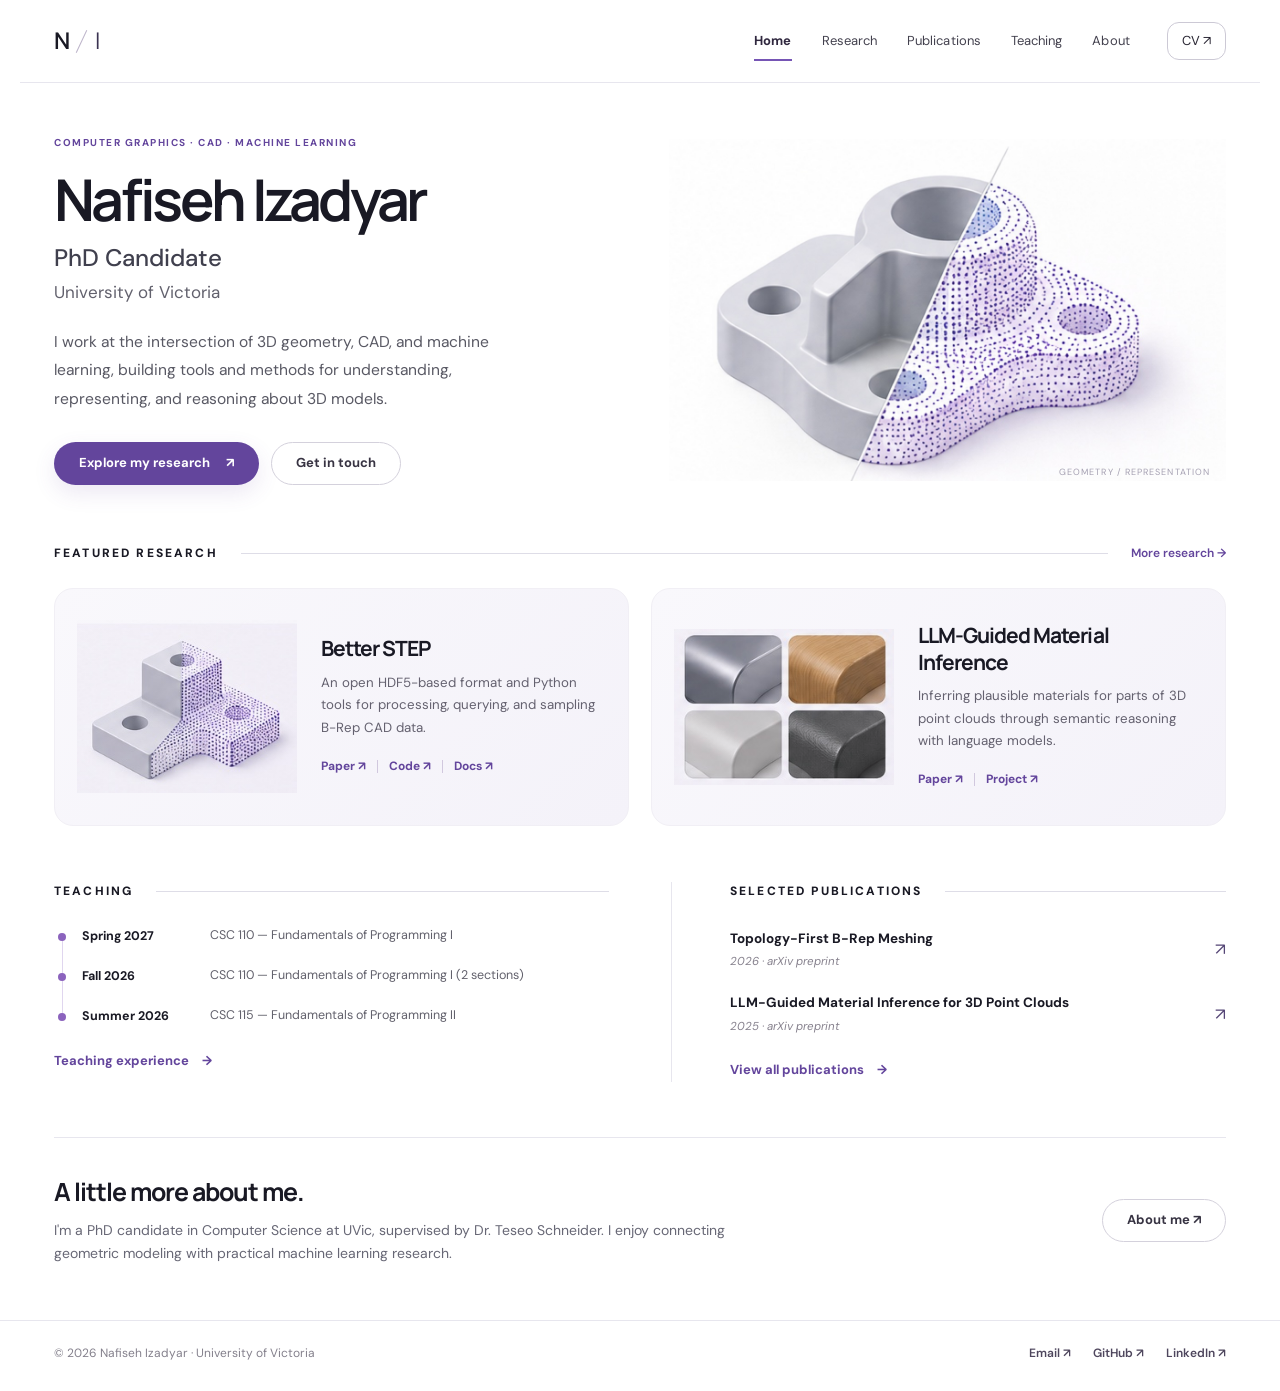
<file: index.html>
<!DOCTYPE html><html lang="en"><head><meta charset="UTF-8"/><meta name="viewport" content="width=device-width,initial-scale=1"/><meta name="theme-color" content="#ffffff"/><meta name="description" content="PhD candidate and Sessional Lecturer at the University of Victoria. Research in computer graphics, CAD, B-Reps and machine learning."/><meta property="og:type" content="website"/><meta property="og:title" content="Nafiseh Izadyar"/><meta property="og:description" content="PhD candidate and Sessional Lecturer at the University of Victoria. Research in computer graphics, CAD, B-Reps and machine learning."/><title>Nafiseh Izadyar</title><link rel="icon" href="assets/favicon.svg" type="image/svg+xml"/><link rel="stylesheet" href="assets/style.css"/></head><body><a class="skip" href="#main">Skip to content</a><header class="site-header"><div class="wrap header-inner"><a class="logo" href="index.html" aria-label="Nafiseh Izadyar homepage"><span>N</span><span class="slash"></span><span class="logo-i">I</span></a><button class="menu-toggle" type="button" aria-label="Toggle navigation" aria-expanded="false" aria-controls="site-nav">☰</button><nav class="nav" id="site-nav" aria-label="Main navigation"><a href="index.html" class=active aria-current=page>Home</a><a href="research.html" >Research</a><a href="publications.html" >Publications</a><a href="teaching.html" >Teaching</a><a href="about.html" >About</a><a class="nav-cv" href="NafisehIzadyar.pdf" target="_blank" rel="noopener noreferrer">CV ↗</a></nav></div></header><main id="main"><div class="wrap"><section class="hero" aria-labelledby="hero-title"><div class="hero-text"><div class="eyebrow">Computer Graphics · CAD · Machine Learning</div><h1 id="hero-title">Nafiseh Izadyar</h1><div class="role">PhD Candidate</div><p class="affiliation">University of Victoria</p><p class="summary">I work at the intersection of 3D geometry, CAD, and machine learning, building tools and methods for understanding, representing, and reasoning about 3D models.</p><div class="hero-actions"><a class="btn btn-primary" href="research.html">Explore my research <span aria-hidden="true">↗</span></a><a class="btn btn-secondary" href="mailto:nizadyar@uvic.ca">Get in touch</a></div></div><div class="hero-art"><img src="assets/hero-geometry.jpg" alt="Conceptual rendering of a CAD component transitioning into a purple point cloud" fetchpriority="high"/><span class="art-caption">Geometry / Representation</span></div></section>
<section class="section" aria-labelledby="featured-title"><div class="section-head"><h2>FEATURED RESEARCH</h2><span class="rule"></span><a class=view-all href=research.html>More research →</a></div><div class="project-grid"><article class="project-card"><div class="project-art"><img src="assets/better-step-illustration.jpg" alt="Technical illustration of a CAD shape and point-cloud sampling" loading="lazy"/></div><div class="project-copy"><h3>Better STEP</h3><p>An open HDF5-based format and Python tools for processing, querying, and sampling B-Rep CAD data.</p><div class="link-row"><a href="https://arxiv.org/abs/2506.05417" target="_blank" rel="noopener noreferrer">Paper ↗</a><span class="sep"></span><a href="https://github.com/better-step/abs" target="_blank" rel="noopener noreferrer">Code ↗</a><span class="sep"></span><a href="https://better-step.github.io/" target="_blank" rel="noopener noreferrer">Docs ↗</a></div></div></article><article class="project-card"><div class="project-art materials"><img src="assets/material-illustration.jpg" alt="Conceptual close-ups of surface appearances and material types" loading="lazy"/></div><div class="project-copy"><h3>LLM-Guided Material Inference</h3><p>Inferring plausible materials for parts of 3D point clouds through semantic reasoning with language models.</p><div class="link-row"><a href="https://arxiv.org/abs/2512.03237" target="_blank" rel="noopener noreferrer">Paper ↗</a><span class="sep"></span><a href="research.html#material-inference">Project ↗</a></div></div></article></div></section>
<div class="two-cols"><section class="lower-panel" aria-labelledby="teaching-title"><div class="section-head"><h2>TEACHING</h2><span class="rule"></span></div><div class="teaching-list"><div class="teach-row"><span class="teach-dot"></span><span class="teach-term">Spring 2027</span><span class="teach-desc">CSC 110 — Fundamentals of Programming I</span></div><div class="teach-row"><span class="teach-dot"></span><span class="teach-term">Fall 2026</span><span class="teach-desc">CSC 110 — Fundamentals of Programming I <span>(2 sections)</span></span></div><div class="teach-row"><span class="teach-dot"></span><span class="teach-term">Summer 2026</span><span class="teach-desc">CSC 115 — Fundamentals of Programming II</span></div></div><a class="inline-more" href="teaching.html">Teaching experience <span aria-hidden="true">→</span></a></section><section class="lower-panel" aria-labelledby="publications-title"><div class="section-head"><h2>SELECTED PUBLICATIONS</h2><span class="rule"></span></div><div class="pub-preview"><a href="https://arxiv.org/abs/2604.02141" target="_blank" rel="noopener noreferrer"><span><strong>Topology-First B-Rep Meshing</strong><small>2026 · arXiv preprint</small></span><span class="arrow" aria-hidden="true">↗</span></a><a href="https://arxiv.org/abs/2512.03237" target="_blank" rel="noopener noreferrer"><span><strong>LLM-Guided Material Inference for 3D Point Clouds</strong><small>2025 · arXiv preprint</small></span><span class="arrow" aria-hidden="true">↗</span></a></div><a class="inline-more" href="publications.html">View all publications <span aria-hidden="true">→</span></a></section></div>
<section class="about-strip"><div><h2>A little more about me.</h2><p>I'm a PhD candidate in Computer Science at UVic, supervised by Dr. Teseo Schneider. I enjoy connecting geometric modeling with practical machine learning research.</p></div><a class="btn btn-secondary" href="about.html">About me ↗</a></section></div></main><footer class="site-footer"><div class="wrap footer-inner"><span>© <span id="current-year">2026</span> Nafiseh Izadyar · University of Victoria</span><div class="footer-links"><a href="mailto:nizadyar@uvic.ca">Email ↗</a><a href="https://github.com/Nafiseh-Izadyar" target="_blank" rel="noopener noreferrer">GitHub ↗</a><a href="https://www.linkedin.com/in/nafiseh-izadyar/" target="_blank" rel="noopener noreferrer">LinkedIn ↗</a></div></div></footer><script src="assets/main.js" defer></script><script>document.getElementById('current-year').textContent=new Date().getFullYear()</script></body></html>
</file>
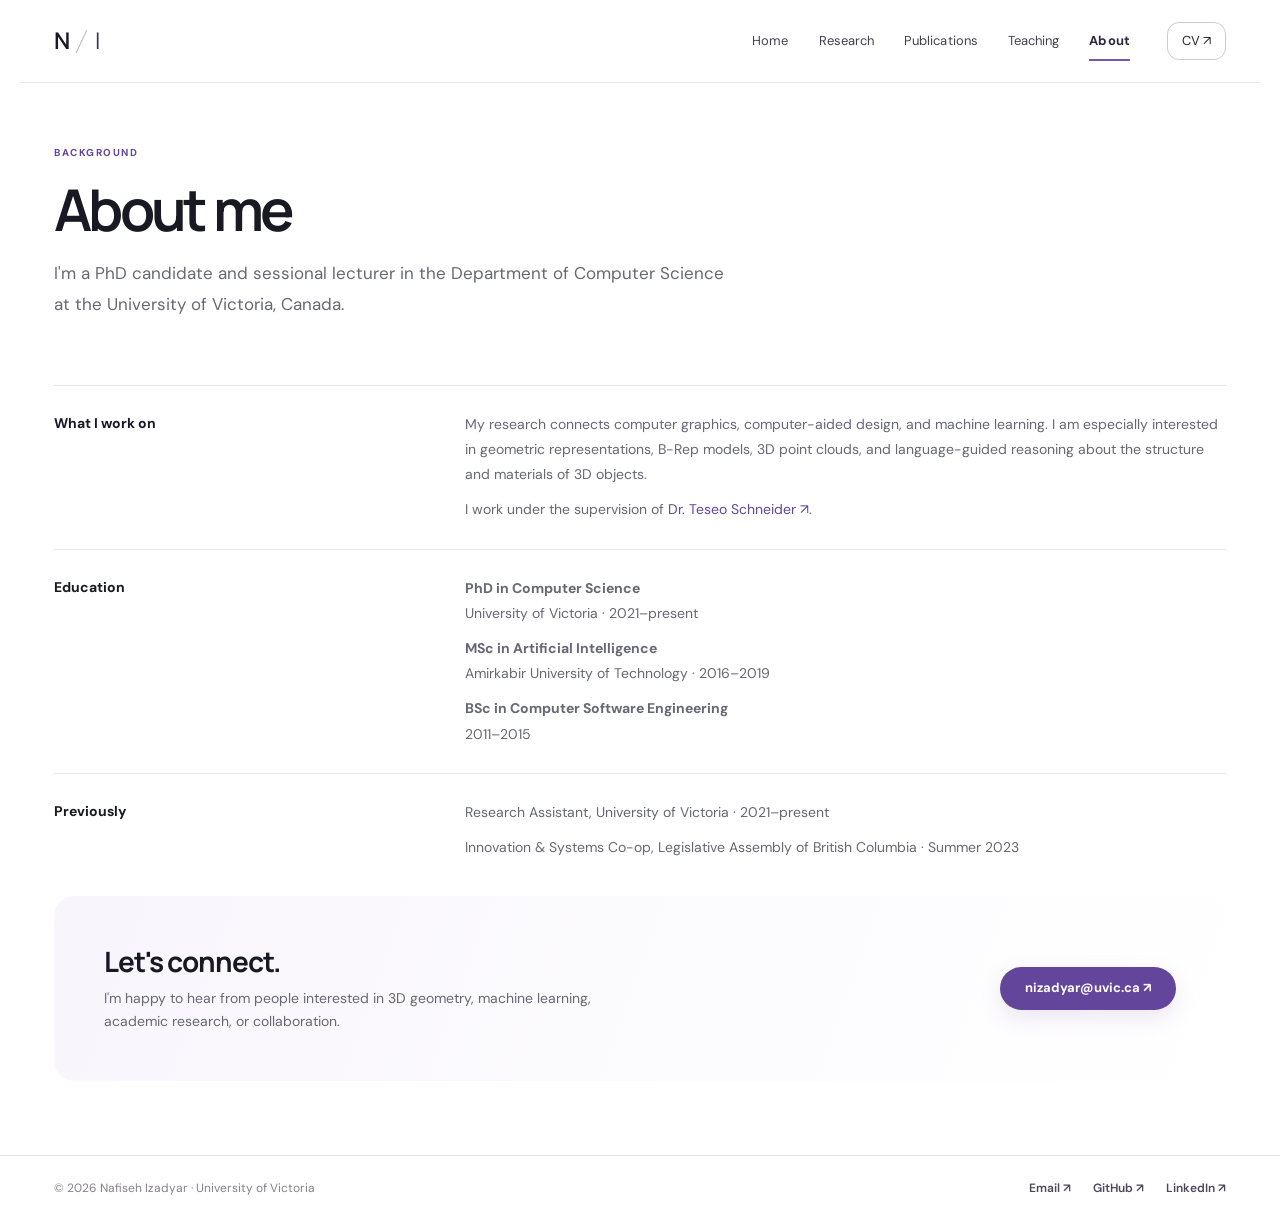
<file: about.html>
<!DOCTYPE html>
<html lang="en">

<head>
    <meta charset="UTF-8" />
    <meta name="viewport" content="width=device-width,initial-scale=1" />
    <meta name="theme-color" content="#ffffff" />
    <meta name="description"
        content="About Nafiseh Izadyar, University of Victoria PhD candidate and Sessional Lecturer." />
    <meta property="og:type" content="website" />
    <meta property="og:title" content="About" />
    <meta property="og:description"
        content="About Nafiseh Izadyar, University of Victoria PhD candidate and Sessional Lecturer." />
    <title>About</title>
    <link rel="icon" href="assets/favicon.svg" type="image/svg+xml" />
    <link rel="stylesheet" href="assets/style.css" />
</head>

<body><a class="skip" href="#main">Skip to content</a>
    <header class="site-header">
        <div class="wrap header-inner"><a class="logo" href="index.html"
                aria-label="Nafiseh Izadyar homepage"><span>N</span><span class="slash"></span><span
                    class="logo-i">I</span></a><button class="menu-toggle" type="button" aria-label="Toggle navigation"
                aria-expanded="false" aria-controls="site-nav">☰</button>
            <nav class="nav" id="site-nav" aria-label="Main navigation"><a href="index.html">Home</a><a
                    href="research.html">Research</a><a href="publications.html">Publications</a><a
                    href="teaching.html">Teaching</a><a href="about.html" class=active aria-current=page>About</a><a
                    class="nav-cv" href="NafisehIzadyar.pdf" target="_blank" rel="noopener noreferrer">CV ↗</a></nav>
        </div>
    </header>
    <main id="main">
        <div class="wrap">
            <div class="page-intro">
                <div class="eyebrow">Background</div>
                <h1>About me</h1>
                <p>I'm a PhD candidate and sessional lecturer in the Department of Computer Science at the University of
                    Victoria, Canada.</p>
            </div>
            <div class="details"><strong>What I work on</strong>
                <div>
                    <p>My research connects computer graphics, computer-aided design, and machine learning. I am
                        especially interested in geometric representations, B-Rep models, 3D point clouds, and
                        language-guided reasoning about the structure and materials of 3D objects.</p>
                    <p>I work under the supervision of <a href="https://web.uvic.ca/~teseo/" target="_blank"
                            rel="noopener noreferrer" style="color:var(--accent)">Dr. Teseo Schneider ↗</a>.</p>
                </div>
            </div>
            <div class="details"><strong>Education</strong>
                <div>
                    <p><b>PhD in Computer Science</b><br />University of Victoria · 2021–present</p>
                    <p><b>MSc in Artificial Intelligence</b><br />Amirkabir University of Technology · 2016–2019</p>
                    <p><b>BSc in Computer Software Engineering</b><br />
                        2011–2015</p>
                </div>
            </div>
            <div class="details"><strong>Previously</strong>
                <div>
                    <p>Research Assistant, University of Victoria · 2021–present</p>
                    <p>Innovation &amp; Systems Co-op, Legislative Assembly of British Columbia · Summer 2023</p>
                </div>
            </div>
            <div class="contact-panel">
                <div>
                    <h2>Let's connect.</h2>
                    <p>I'm happy to hear from people interested in 3D geometry, machine learning, academic research, or
                        collaboration.</p>
                </div><a class="btn btn-primary" href="mailto:nizadyar@uvic.ca">nizadyar@uvic.ca ↗</a>
            </div>
        </div>
    </main>
    <footer class="site-footer">
        <div class="wrap footer-inner"><span>© <span id="current-year">2026</span> Nafiseh Izadyar · University of
                Victoria</span>
            <div class="footer-links"><a href="mailto:nizadyar@uvic.ca">Email ↗</a><a
                    href="https://github.com/Nafiseh-Izadyar" target="_blank" rel="noopener noreferrer">GitHub ↗</a><a
                    href="https://www.linkedin.com/in/nafiseh-izadyar/" target="_blank"
                    rel="noopener noreferrer">LinkedIn ↗</a></div>
        </div>
    </footer>
    <script src="assets/main.js" defer></script>
    <script>document.getElementById('current-year').textContent = new Date().getFullYear()</script>
</body>

</html>
</file>
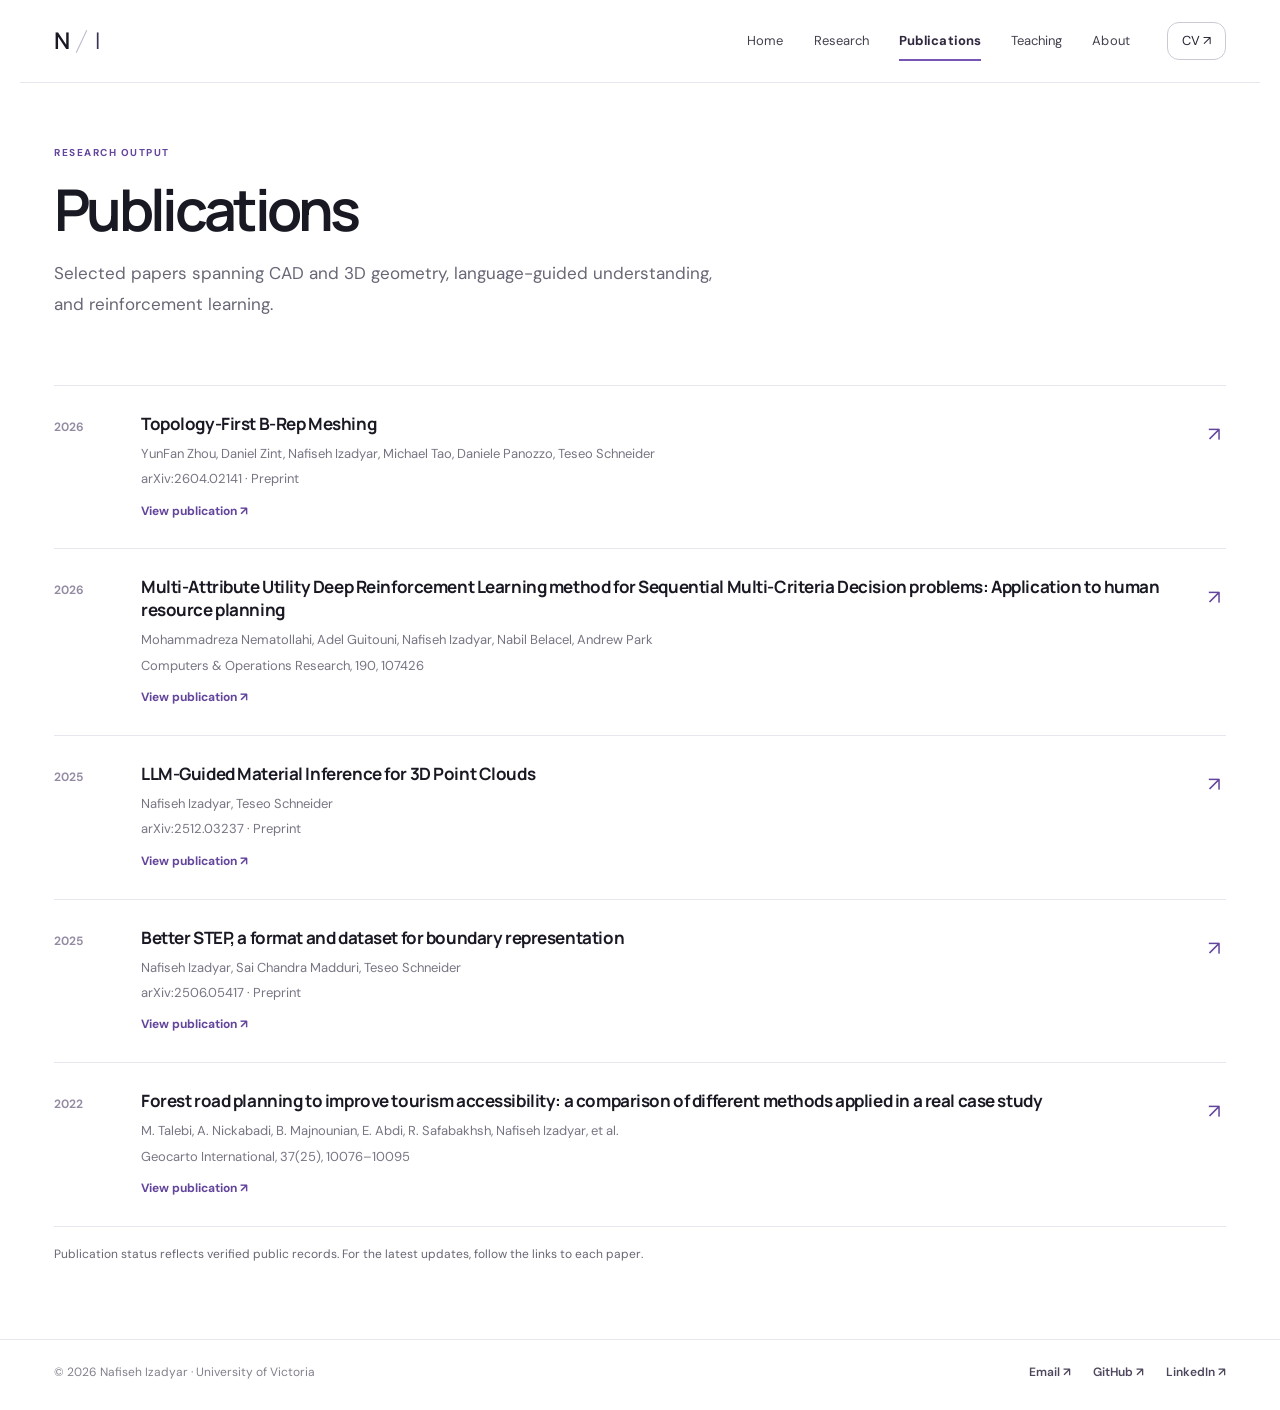
<file: publications.html>
<!DOCTYPE html>
<html lang="en">

<head>
    <meta charset="UTF-8" />
    <meta name="viewport" content="width=device-width,initial-scale=1" />
    <meta name="theme-color" content="#ffffff" />
    <meta name="description"
        content="Research papers and publications by Nafiseh Izadyar, PhD candidate at the University of Victoria." />
    <meta property="og:type" content="website" />
    <meta property="og:title" content="Publications" />
    <meta property="og:description"
        content="Research papers and publications by Nafiseh Izadyar, PhD candidate at the University of Victoria." />
    <title>Publications</title>
    <link rel="icon" href="assets/favicon.svg" type="image/svg+xml" />
    <link rel="stylesheet" href="assets/style.css" />
</head>

<body><a class="skip" href="#main">Skip to content</a>
    <header class="site-header">
        <div class="wrap header-inner"><a class="logo" href="index.html"
                aria-label="Nafiseh Izadyar — homepage"><span>N</span><span class="slash"></span><span
                    class="logo-i">I</span></a><button class="menu-toggle" type="button" aria-label="Toggle navigation"
                aria-expanded="false" aria-controls="site-nav">☰</button>
            <nav class="nav" id="site-nav" aria-label="Main navigation"><a href="index.html">Home</a><a
                    href="research.html">Research</a><a href="publications.html" class=active
                    aria-current=page>Publications</a><a href="teaching.html">Teaching</a><a
                    href="about.html">About</a><a class="nav-cv" href="NafisehIzadyar.pdf" target="_blank"
                    rel="noopener noreferrer">CV ↗</a></nav>
        </div>
    </header>
    <main id="main">
        <div class="wrap">
            <div class="page-intro">
                <div class="eyebrow">Research output</div>
                <h1>Publications</h1>
                <p>Selected papers spanning CAD and 3D geometry, language-guided understanding, and reinforcement
                    learning.</p>
            </div>
            <div class="paper-list">
                <article class="paper-item">
                    <div class="paper-year">2026</div>
                    <div>
                        <h2 class="paper-title">Topology-First B-Rep Meshing</h2>
                        <p class="paper-authors">YunFan Zhou, Daniel Zint, Nafiseh Izadyar, Michael Tao, Daniele
                            Panozzo, Teseo Schneider</p>
                        <p class="paper-venue">arXiv:2604.02141 · Preprint</p>
                        <div class="paper-actions"><a href="https://arxiv.org/abs/2604.02141" target="_blank"
                                rel="noopener noreferrer">View publication ↗</a></div>
                    </div><a class="paper-cta" aria-label="Open Topology-First B-Rep Meshing"
                        href="https://arxiv.org/abs/2604.02141" target="_blank" rel="noopener noreferrer">↗</a>
                </article>
                <article class="paper-item">
                    <div class="paper-year">2026</div>
                    <div>
                        <h2 class="paper-title">Multi-Attribute Utility Deep Reinforcement Learning method for
                            Sequential Multi-Criteria Decision problems: Application to human resource planning</h2>
                        <p class="paper-authors">Mohammadreza Nematollahi, Adel Guitouni, Nafiseh Izadyar, Nabil
                            Belacel, Andrew Park</p>
                        <p class="paper-venue">Computers &amp; Operations Research, 190, 107426</p>
                        <div class="paper-actions"><a href="https://doi.org/10.1016/j.cor.2026.107426" target="_blank"
                                rel="noopener noreferrer">View publication ↗</a></div>
                    </div><a class="paper-cta"
                        aria-label="Open Multi-Attribute Utility Deep Reinforcement Learning method for Sequential Multi-Criteria Decision problems: Application to human resource planning"
                        href="https://doi.org/10.1016/j.cor.2026.107426" target="_blank" rel="noopener noreferrer">↗</a>
                </article>
                <article class="paper-item">
                    <div class="paper-year">2025</div>
                    <div>
                        <h2 class="paper-title">LLM-Guided Material Inference for 3D Point Clouds</h2>
                        <p class="paper-authors">Nafiseh Izadyar, Teseo Schneider</p>
                        <p class="paper-venue">arXiv:2512.03237 · Preprint</p>
                        <div class="paper-actions"><a href="https://arxiv.org/abs/2512.03237" target="_blank"
                                rel="noopener noreferrer">View publication ↗</a></div>
                    </div><a class="paper-cta" aria-label="Open LLM-Guided Material Inference for 3D Point Clouds"
                        href="https://arxiv.org/abs/2512.03237" target="_blank" rel="noopener noreferrer">↗</a>
                </article>
                <article class="paper-item">
                    <div class="paper-year">2025</div>
                    <div>
                        <h2 class="paper-title">Better STEP, a format and dataset for boundary representation</h2>
                        <p class="paper-authors">Nafiseh Izadyar, Sai Chandra Madduri, Teseo Schneider</p>
                        <p class="paper-venue">arXiv:2506.05417 · Preprint</p>
                        <div class="paper-actions"><a href="https://arxiv.org/abs/2506.05417" target="_blank"
                                rel="noopener noreferrer">View publication ↗</a></div>
                    </div><a class="paper-cta"
                        aria-label="Open Better STEP, a format and dataset for boundary representation"
                        href="https://arxiv.org/abs/2506.05417" target="_blank" rel="noopener noreferrer">↗</a>
                </article>
                <article class="paper-item">
                    <div class="paper-year">2022</div>
                    <div>
                        <h2 class="paper-title">Forest road planning to improve tourism accessibility: a comparison of
                            different methods applied in a real case study</h2>
                        <p class="paper-authors">M. Talebi, A. Nickabadi, B. Majnounian, E. Abdi, R. Safabakhsh, Nafiseh
                            Izadyar, et al.</p>
                        <p class="paper-venue">Geocarto International, 37(25), 10076–10095</p>
                        <div class="paper-actions"><a href="https://doi.org/10.1080/10106049.2022.2032389"
                                target="_blank" rel="noopener noreferrer">View publication ↗</a></div>
                    </div><a class="paper-cta"
                        aria-label="Open Forest road planning to improve tourism accessibility: a comparison of different methods applied in a real case study"
                        href="https://doi.org/10.1080/10106049.2022.2032389" target="_blank"
                        rel="noopener noreferrer">↗</a>
                </article>
            </div>
            <p class="publications-note">Publication status reflects verified public records. For the latest updates,
                follow the links to each paper.</p>
            <div style="height:74px"></div>
        </div>
    </main>
    <footer class="site-footer">
        <div class="wrap footer-inner"><span>© <span id="current-year">2026</span> Nafiseh Izadyar · University of
                Victoria</span>
            <div class="footer-links"><a href="mailto:nizadyar@uvic.ca">Email ↗</a><a
                    href="https://github.com/Nafiseh-Izadyar" target="_blank" rel="noopener noreferrer">GitHub ↗</a><a
                    href="https://www.linkedin.com/in/nafiseh-izadyar/" target="_blank"
                    rel="noopener noreferrer">LinkedIn ↗</a></div>
        </div>
    </footer>
    <script src="assets/main.js" defer></script>
    <script>document.getElementById('current-year').textContent = new Date().getFullYear()</script>
</body>

</html>
</file>
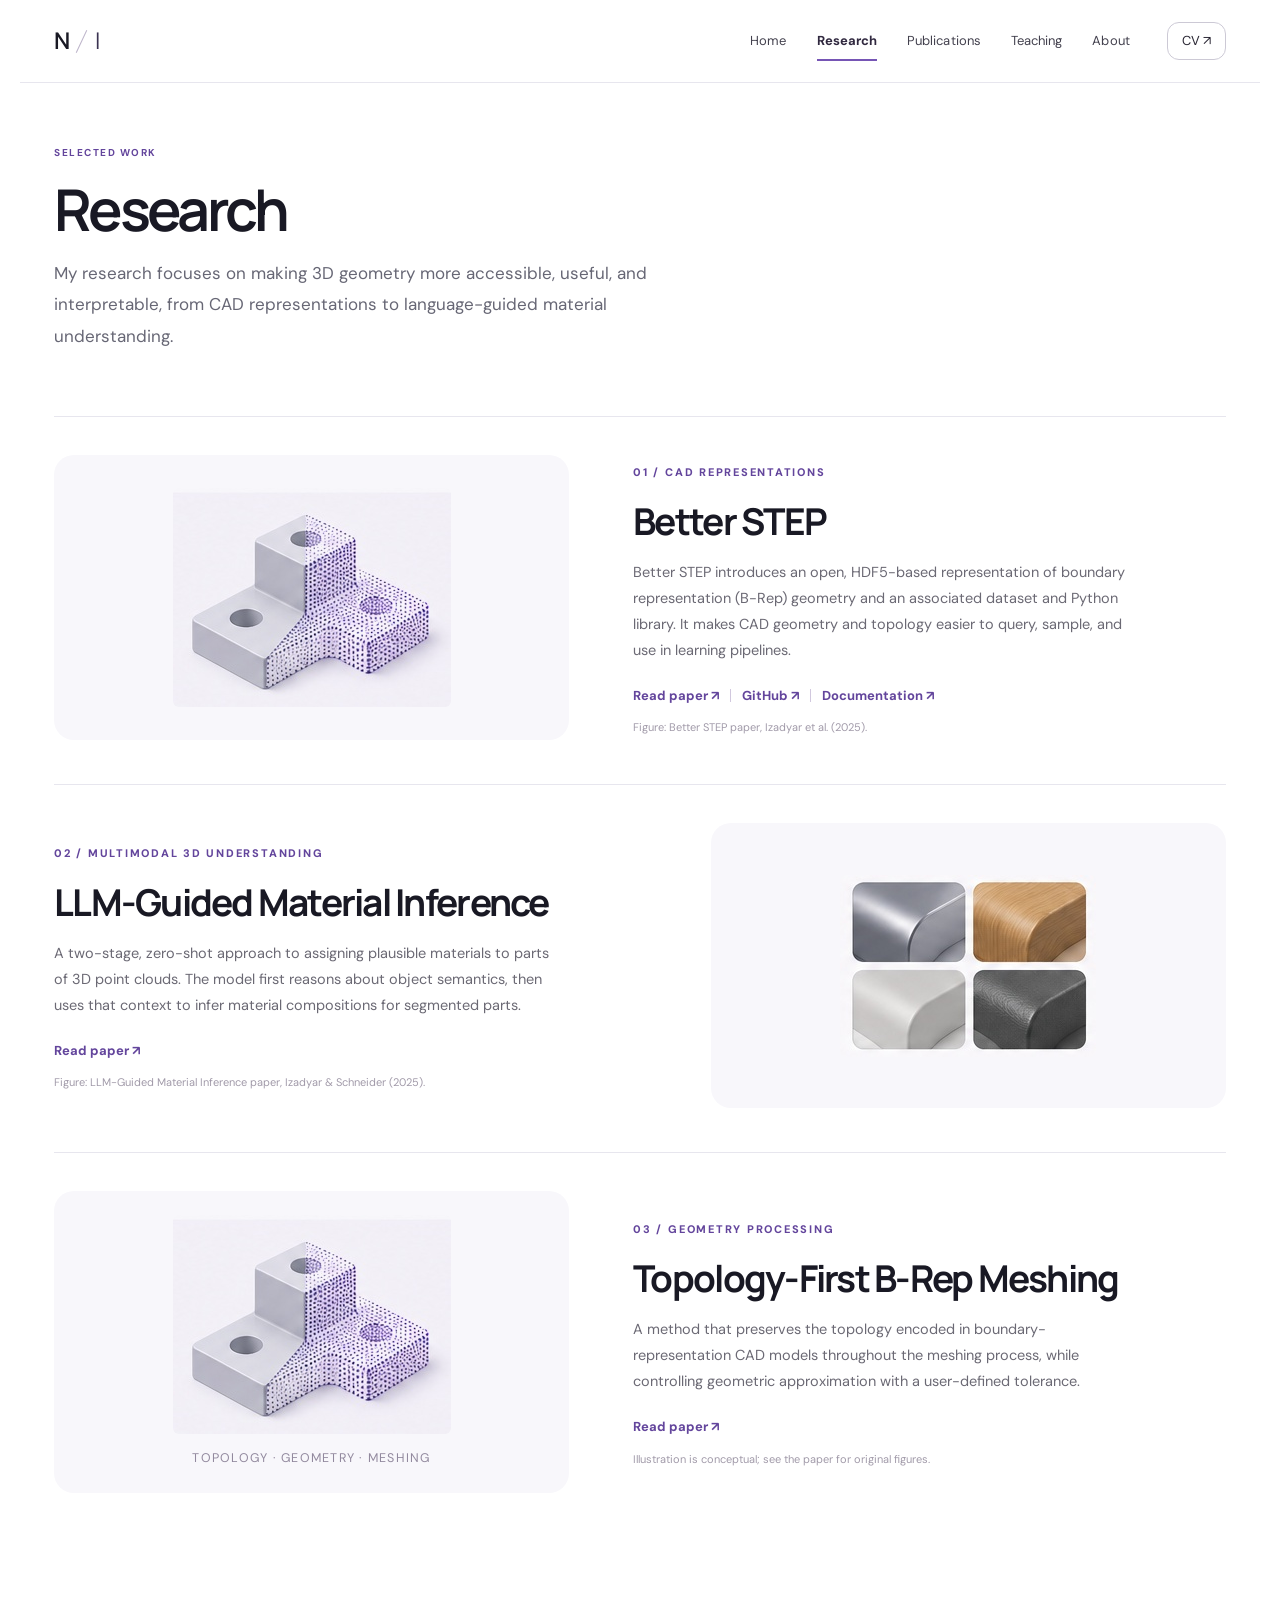
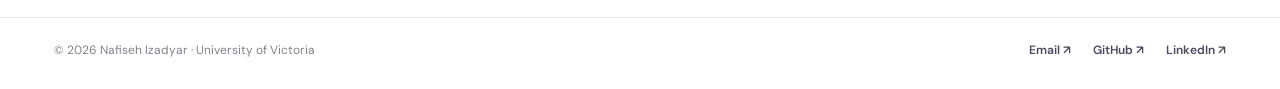
<file: research.html>
<!DOCTYPE html>
<html lang="en">

<head>
    <meta charset="UTF-8" />
    <meta name="viewport" content="width=device-width,initial-scale=1" />
    <meta name="theme-color" content="#ffffff" />
    <meta name="description"
        content="Selected research in B-Rep CAD geometry, point clouds, topology-aware meshing, and LLM-guided material inference." />
    <meta property="og:type" content="website" />
    <meta property="og:title" content="Research" />
    <meta property="og:description"
        content="Selected research in B-Rep CAD geometry, point clouds, topology-aware meshing, and LLM-guided material inference." />
    <title>Research</title>
    <link rel="icon" href="assets/favicon.svg" type="image/svg+xml" />
    <link rel="stylesheet" href="assets/style.css" />
</head>

<body><a class="skip" href="#main">Skip to content</a>
    <header class="site-header">
        <div class="wrap header-inner"><a class="logo" href="index.html"
                aria-label="Nafiseh Izadyar homepage"><span>N</span><span class="slash"></span><span
                    class="logo-i">I</span></a><button class="menu-toggle" type="button" aria-label="Toggle navigation"
                aria-expanded="false" aria-controls="site-nav">☰</button>
            <nav class="nav" id="site-nav" aria-label="Main navigation"><a href="index.html">Home</a><a
                    href="research.html" class=active aria-current=page>Research</a><a
                    href="publications.html">Publications</a><a href="teaching.html">Teaching</a><a
                    href="about.html">About</a><a class="nav-cv" href="NafisehIzadyar.pdf" target="_blank"
                    rel="noopener noreferrer">CV ↗</a></nav>
        </div>
    </header>
    <main id="main">
        <div class="wrap">
            <div class="page-intro">
                <div class="eyebrow">Selected work</div>
                <h1>Research</h1>
                <p>My research focuses on making 3D geometry more accessible, useful, and interpretable, from CAD
                    representations to language-guided material understanding.</p>
            </div>
            <div class="editorial">
                <article class="feature-block" id="better-step">
                    <div class="feature-visual"><img class="papers"
                            src="https://arxiv.org/html/2506.05417v1/figs/teaser.png"
                            onerror="this.onerror=null;this.src='assets/better-step-illustration.jpg'"
                            alt="Point cloud samples of diverse CAD models from Figure 1 of the Better STEP paper"
                            loading="lazy" /></div>
                    <div class="feature-copy"><span class="kicker">01 / CAD representations</span>
                        <h2>Better STEP</h2>
                        <p>Better STEP introduces an open, HDF5-based representation of boundary representation (B-Rep)
                            geometry and an associated dataset and Python library. It makes CAD geometry and topology
                            easier to query, sample, and use in learning pipelines.</p>
                        <div class="link-row"><a href="https://arxiv.org/abs/2506.05417" target="_blank"
                                rel="noopener noreferrer">Read paper ↗</a><span class="sep"></span><a
                                href="https://github.com/better-step/abs" target="_blank"
                                rel="noopener noreferrer">GitHub ↗</a><span class="sep"></span><a
                                href="https://better-step.github.io/" target="_blank"
                                rel="noopener noreferrer">Documentation ↗</a></div>
                        <div class="mini-note">Figure: Better STEP paper, Izadyar et al. (2025).</div>
                    </div>
                </article>
                <article class="feature-block reverse" id="material-inference">
                    <div class="feature-visual"><img src="https://arxiv.org/html/2512.03237v1/Untitled-2.png"
                            onerror="this.onerror=null;this.src='assets/material-illustration.jpg'"
                            alt="Two material assignments for a 3D cooking pot, as shown in the LLM-Guided Material Inference paper"
                            loading="lazy" /></div>
                    <div class="feature-copy"><span class="kicker">02 / Multimodal 3D understanding</span>
                        <h2>LLM-Guided Material Inference</h2>
                        <p>A two-stage, zero-shot approach to assigning plausible materials to parts of 3D point clouds.
                            The model first reasons about object semantics, then uses that context to infer material
                            compositions for segmented parts.</p>
                        <div class="link-row"><a href="https://arxiv.org/abs/2512.03237" target="_blank"
                                rel="noopener noreferrer">Read paper ↗</a></div>
                        <div class="mini-note">Figure: LLM-Guided Material Inference paper, Izadyar &amp; Schneider
                            (2025).</div>
                    </div>
                </article>
                <article class="feature-block" id="topology">
                    <div class="feature-visual">
                        <div style="width:100%;display:flex;flex-direction:column;align-items:center;gap:14px"><img
                                class="papers" src="assets/better-step-illustration.jpg"
                                alt="Conceptual illustration of a CAD model" style="max-width:290px" /><small
                                style="color:#92899e;text-align:center;letter-spacing:.1em">TOPOLOGY · GEOMETRY ·
                                MESHING</small></div>
                    </div>
                    <div class="feature-copy"><span class="kicker">03 / Geometry processing</span>
                        <h2>Topology-First B-Rep Meshing</h2>
                        <p>A method that preserves the topology encoded in boundary-representation CAD models throughout
                            the meshing process, while controlling geometric approximation with a user-defined
                            tolerance.</p>
                        <div class="link-row"><a href="https://arxiv.org/abs/2604.02141" target="_blank"
                                rel="noopener noreferrer">Read paper ↗</a></div>
                        <div class="mini-note">Illustration is conceptual; see the paper for original figures.</div>
                    </div>
                </article>
            </div>
        </div>
    </main>
    <footer class="site-footer">
        <div class="wrap footer-inner"><span>© <span id="current-year">2026</span> Nafiseh Izadyar · University of
                Victoria</span>
            <div class="footer-links"><a href="mailto:nizadyar@uvic.ca">Email ↗</a><a
                    href="https://github.com/Nafiseh-Izadyar" target="_blank" rel="noopener noreferrer">GitHub ↗</a><a
                    href="https://www.linkedin.com/in/nafiseh-izadyar/" target="_blank"
                    rel="noopener noreferrer">LinkedIn ↗</a></div>
        </div>
    </footer>
    <script src="assets/main.js" defer></script>
    <script>document.getElementById('current-year').textContent = new Date().getFullYear()</script>
</body>

</html>
</file>
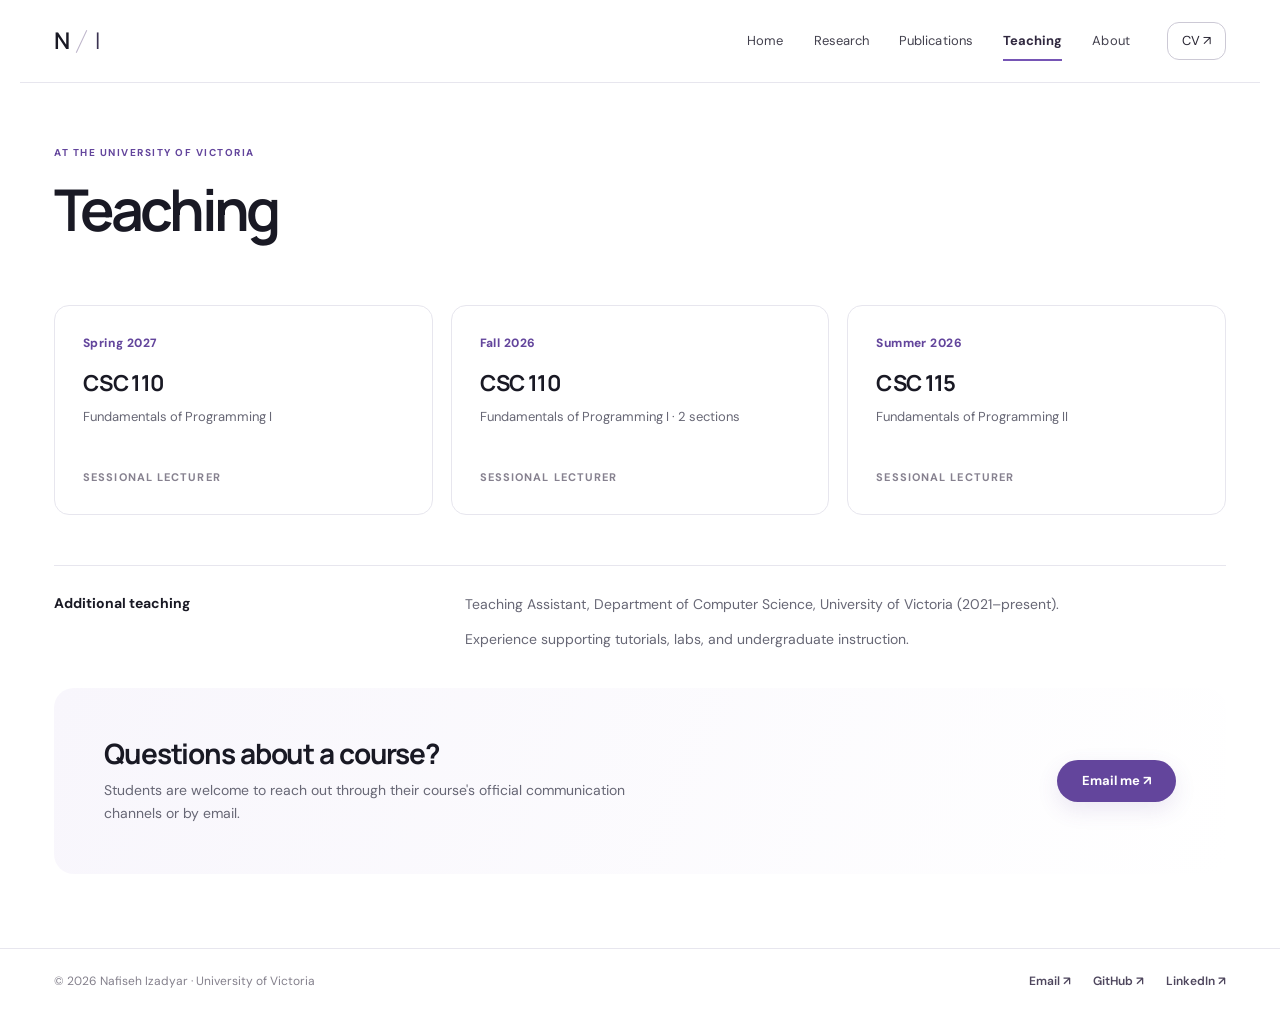
<file: teaching.html>
<!DOCTYPE html>
<html lang="en">

<head>
    <meta charset="UTF-8" />
    <meta name="viewport" content="width=device-width,initial-scale=1" />
    <meta name="theme-color" content="#ffffff" />
    <meta name="description" content="CSC 110 and CSC 115 teaching appointments at the University of Victoria." />
    <meta property="og:type" content="website" />
    <meta property="og:title" content="Teaching" />
    <meta property="og:description"
        content="CSC 110 and CSC 115 teaching appointments at the University of Victoria." />
    <title>Teaching</title>
    <link rel="icon" href="assets/favicon.svg" type="image/svg+xml" />
    <link rel="stylesheet" href="assets/style.css" />
</head>

<body><a class="skip" href="#main">Skip to content</a>
    <header class="site-header">
        <div class="wrap header-inner"><a class="logo" href="index.html"
                aria-label="Nafiseh Izadyar homepage"><span>N</span><span class="slash"></span><span
                    class="logo-i">I</span></a><button class="menu-toggle" type="button" aria-label="Toggle navigation"
                aria-expanded="false" aria-controls="site-nav">☰</button>
            <nav class="nav" id="site-nav" aria-label="Main navigation"><a href="index.html">Home</a><a
                    href="research.html">Research</a><a href="publications.html">Publications</a><a href="teaching.html"
                    class=active aria-current=page>Teaching</a><a href="about.html">About</a><a class="nav-cv"
                    href="NafisehIzadyar.pdf" target="_blank" rel="noopener noreferrer">CV ↗</a></nav>
        </div>
    </header>
    <main id="main">
        <div class="wrap">
            <div class="page-intro">
                <div class="eyebrow">At the University of Victoria</div>
                <h1>Teaching</h1>
                <p></p>
            </div>
            <div class="course-grid">
                <article class="course"><span class="term">Spring 2027</span>
                    <h2>CSC 110</h2>
                    <p>Fundamentals of Programming I</p><span class="role-small">Sessional Lecturer</span>
                </article>
                <article class="course"><span class="term">Fall 2026</span>
                    <h2>CSC 110</h2>
                    <p>Fundamentals of Programming I · 2 sections</p><span class="role-small">Sessional Lecturer</span>
                </article>
                <article class="course"><span class="term">Summer 2026</span>
                    <h2>CSC 115</h2>
                    <p>Fundamentals of Programming II</p><span class="role-small">Sessional Lecturer</span>
                </article>
            </div>
            <div class="details"><strong>Additional teaching</strong>
                <div>
                    <p>Teaching Assistant, Department of Computer Science, University of Victoria (2021–present).</p>
                    <p>Experience supporting tutorials, labs, and undergraduate instruction.</p>
                </div>
            </div>
            <div class="contact-panel">
                <div>
                    <h2>Questions about a course?</h2>
                    <p>Students are welcome to reach out through their course's official communication channels or by
                        email.</p>
                </div><a class="btn btn-primary" href="mailto:nizadyar@uvic.ca">Email me ↗</a>
            </div>
        </div>
    </main>
    <footer class="site-footer">
        <div class="wrap footer-inner"><span>© <span id="current-year">2026</span> Nafiseh Izadyar · University of
                Victoria</span>
            <div class="footer-links"><a href="mailto:nizadyar@uvic.ca">Email ↗</a><a
                    href="https://github.com/Nafiseh-Izadyar" target="_blank" rel="noopener noreferrer">GitHub ↗</a><a
                    href="https://www.linkedin.com/in/nafiseh-izadyar/" target="_blank"
                    rel="noopener noreferrer">LinkedIn ↗</a></div>
        </div>
    </footer>
    <script src="assets/main.js" defer></script>
    <script>document.getElementById('current-year').textContent = new Date().getFullYear()</script>
</body>

</html>
</file>
<file: assets/style.css>
@import url('https://fonts.googleapis.com/css2?family=DM+Sans:wght@400;450;500;550;600;650;700&family=Manrope:wght@400;500;600;650;700;800&display=swap');
:root{--ink:#191924;--muted:#676775;--quiet:#8a8896;--line:#e7e6ee;--wash:#f8f7fb;--accent:#63459c;--accent-strong:#553884;--accent-wash:#f3eff9;--max:1240px;scroll-behavior:smooth}
*,*::before,*::after{box-sizing:border-box}html{scroll-padding-top:100px}body{margin:0;background:#fff;color:var(--ink);font-family:'DM Sans',-apple-system,BlinkMacSystemFont,'Segoe UI',sans-serif;-webkit-font-smoothing:antialiased;font-size:15px;line-height:1.65}button,input{font:inherit}a{color:inherit;text-decoration:none}img{max-width:100%;display:block}::selection{background:#e1d7f2}a:focus-visible,button:focus-visible{outline:3px solid #9a7dd1;outline-offset:4px;border-radius:5px}.wrap{max-width:var(--max);margin:0 auto;padding:0 34px}.skip{position:absolute;left:-999px;top:10px;z-index:100;background:#fff;padding:8px 14px}.skip:focus{left:15px}.site-header{background:rgba(255,255,255,.96);position:sticky;top:0;z-index:30;backdrop-filter:blur(18px)}.header-inner{display:flex;align-items:center;justify-content:space-between;min-height:83px;border-bottom:1px solid var(--line)}.logo{font-family:'Manrope',sans-serif;font-size:23px;letter-spacing:-.09em;font-weight:600;white-space:nowrap;display:inline-flex;align-items:center;gap:13px}.logo .slash{height:25px;width:1px;transform:rotate(25deg);background:#bdb4ca;display:block}.logo .logo-i{font-weight:400;color:#3b3352}.nav{display:flex;align-items:center;gap:30px}.nav a{font-size:13px;letter-spacing:.005em;color:#43414e;position:relative;padding:9px 0;white-space:nowrap}.nav a:not(.nav-cv):hover{color:var(--accent)}.nav a.active:not(.nav-cv){font-weight:700;color:#30283f}.nav a.active:not(.nav-cv)::after{content:'';position:absolute;bottom:0;height:2px;background:#7655b5;left:0;right:0}.nav .nav-cv{border:1px solid #ccc9d5;padding:7px 14px;border-radius:12px;margin-left:7px;color:#282532}.nav .nav-cv:hover{border-color:var(--accent);color:var(--accent)}.menu-toggle{display:none;border:1px solid var(--line);border-radius:10px;background:white;color:var(--ink);padding:8px 13px;font-size:22px;line-height:1}
.hero{display:grid;grid-template-columns: 1.03fr .97fr;align-items:center;min-height:444px;gap:24px;padding-top:52px;padding-bottom:42px}.eyebrow{color:var(--accent);font-weight:700;letter-spacing:.15em;font-size:10px;text-transform:uppercase}.hero h1,.page-intro h1{font-family:'Manrope',sans-serif;font-size:clamp(41px,4.5vw,65px);font-weight:650;line-height:1.12;letter-spacing:-.064em;margin:15px 0 10px}.hero .role{font-size:clamp(18px,2vw,24px);font-weight:500;color:#40404e;line-height:1.4}.hero .affiliation{font-size:17px;color:#62616d;margin:3px 0 22px}.hero .summary{max-width:492px;color:#595964;line-height:1.85;font-size:15.6px}.hero-actions{display:flex;gap:12px;align-items:center;flex-wrap:wrap;margin-top:28px}.btn{display:inline-flex;align-items:center;gap:16px;font-size:13px;font-weight:700;padding:12px 24px;border-radius:999px;transition:transform .2s ease,background .2s ease,border .2s ease;border:1px solid transparent;line-height:1.3}.btn:hover{transform:translateY(-2px)}.btn-primary{background:var(--accent);color:#fff;box-shadow:0 8px 22px rgba(96,64,153,.12)}.btn-primary:hover{background:var(--accent-strong)}.btn-secondary{border-color:#d4d1dc;color:#383443;background:#fff}.btn-secondary:hover{border-color:var(--accent)}.hero-art{min-height:348px;position:relative;display:flex;align-items:center;justify-content:center}.hero-art img{width:100%;max-width:680px;mix-blend-mode:multiply}.art-caption{position:absolute;bottom:4px;right:16px;color:#a5a0b2;letter-spacing:.12em;text-transform:uppercase;font-size:9px}.section{padding:17px 0 56px}.section-head{display:flex;gap:23px;align-items:center;margin-bottom:24px}.section-head h2{font-size:12px;letter-spacing:.18em;white-space:nowrap;margin:0;font-weight:800}.section-head .rule{border-top:1px solid #dedde7;height:1px;flex:1}.section-head .view-all{font-size:12px;font-weight:600;color:var(--accent);white-space:nowrap}.section-head .view-all:hover{text-decoration:underline}.project-grid{display:grid;grid-template-columns:1fr 1fr;gap:22px}.project-card{background:linear-gradient(135deg,#f9f8fc,#f4f2f9);border:1px solid #f1eff5;border-radius:19px;overflow:hidden;display:grid;grid-template-columns:46% 54%;min-height:230px;transition:transform .25s,box-shadow .25s}.project-card:hover{transform:translateY(-3px);box-shadow:0 16px 34px rgba(55,36,75,.065)}.project-art{display:flex;align-items:center;justify-content:center;padding:22px;min-width:0}.project-art img{width:100%;height:192px;object-fit:contain;mix-blend-mode:multiply}.project-art.materials img{height:175px;object-fit:contain;border-radius:10px}.project-copy{display:flex;flex-direction:column;align-items:flex-start;justify-content:center;padding:25px 25px 27px 2px}.project-copy h3{font-family:'Manrope',sans-serif;font-size:21px;letter-spacing:-.045em;line-height:1.26;margin:0 0 10px;font-weight:700}.project-copy p{font-size:13.3px;line-height:1.7;color:#64616f;margin:0 0 17px}.link-row{display:flex;align-items:center;flex-wrap:wrap;gap:11px;color:var(--accent);font-weight:700;font-size:12px}.link-row a:hover{text-decoration:underline}.link-row .sep{width:1px;height:13px;background:#d1c8de}.two-cols{display:grid;grid-template-columns:1fr 1fr;gap:62px;padding-bottom:55px}.lower-panel{min-width:0}.lower-panel + .lower-panel{border-left:1px solid var(--line);padding-left:58px}.teaching-list{display:grid;gap:18px;position:relative;margin:10px 0 0 4px}.teaching-list::before{content:'';position:absolute;left:4px;top:12px;bottom:12px;width:1px;background:#e0d6ef}.teach-row{display:grid;grid-template-columns:10px 114px 1fr;gap:14px;align-items:start}.teach-dot{width:8px;height:8px;border-radius:50%;background:#8b63bd;margin:7px 0;position:relative;z-index:1}.teach-term{font-weight:700;font-size:12.5px}.teach-desc{color:#62616c;font-size:12.5px;line-height:1.5}.pub-preview{display:grid;gap:18px;margin-top:7px}.pub-preview a{display:flex;align-items:center;justify-content:space-between;gap:20px}.pub-preview strong{font-size:13.5px;font-weight:700}.pub-preview small{color:#87828e;font-size:11.5px;display:block;font-style:italic;margin-top:3px}.pub-preview .arrow{font-size:17px;color:#554676}.pub-preview a:hover strong{color:var(--accent)}.inline-more{display:inline-flex;gap:13px;color:var(--accent);font-size:13px;font-weight:700;margin-top:22px}.inline-more:hover{text-decoration:underline}.about-strip{border-top:1px solid var(--line);padding:38px 0 54px;display:flex;gap:40px;justify-content:space-between;align-items:center}.about-strip h2{font-family:'Manrope',sans-serif;font-size:25px;line-height:1.3;letter-spacing:-.04em;margin:0 0 11px}.about-strip p{margin:0;color:var(--muted);font-size:14px;max-width:690px}.site-footer{border-top:1px solid var(--line);padding:23px 0 28px}.footer-inner{display:flex;align-items:center;justify-content:space-between;gap:22px;font-size:12px;color:#84808c}.footer-links{display:flex;flex-wrap:wrap;gap:22px}.footer-links a{color:#4e465d;font-weight:600}.footer-links a:hover{color:var(--accent)}.page-intro{padding:62px 0 47px;max-width:800px}.page-intro h1{margin-bottom:12px}.page-intro p{font-size:17px;color:var(--muted);max-width:670px;line-height:1.85}.editorial{padding-bottom:80px}.feature-block{display:grid;grid-template-columns:.93fr 1.07fr;gap:64px;align-items:center;border-top:1px solid var(--line);padding:38px 0 44px}.feature-block.reverse{grid-template-columns:1.07fr .93fr}.feature-block.reverse .feature-visual{order:2}.feature-visual{background:#f8f7fb;border-radius:20px;min-height:285px;display:flex;align-items:center;justify-content:center;padding:24px;overflow:hidden}.feature-visual img{max-height:295px;object-fit:contain;border-radius:6px}.feature-visual .papers{mix-blend-mode:multiply}.feature-copy .kicker{font-size:11px;letter-spacing:.16em;text-transform:uppercase;color:var(--accent);font-weight:800}.feature-copy h2{font-family:'Manrope';letter-spacing:-.047em;font-size:clamp(26px,3vw,37px);line-height:1.25;margin:14px 0}.feature-copy p{color:#6b6974;line-height:1.8;font-size:14.5px;max-width:500px}.feature-copy .link-row{font-size:13px;margin-top:22px}.mini-note{font-size:11px;color:#a19aa9;margin-top:12px}.paper-list{border-top:1px solid var(--line)}.paper-item{display:grid;grid-template-columns:64px 1fr auto;gap:23px;align-items:start;padding:27px 0;border-bottom:1px solid var(--line)}.paper-year{font-weight:650;color:#938aa2;font-size:12px;padding-top:5px}.paper-title{font-size:17px;font-family:'Manrope',sans-serif;line-height:1.35;letter-spacing:-.025em;margin:0 0 7px;font-weight:700}.paper-authors,.paper-venue{font-size:13px;color:#787583;margin:0 0 4px}.paper-actions{display:flex;gap:16px;align-items:center;margin-top:12px;font-size:12px;color:var(--accent);font-weight:700}.paper-actions a:hover{text-decoration:underline}.paper-cta{font-size:20px;color:var(--accent);padding:5px}.course-grid{display:grid;grid-template-columns:repeat(3,1fr);gap:18px;margin-bottom:50px}.course{border:1px solid var(--line);border-radius:15px;padding:28px;min-height:210px;display:flex;flex-direction:column}.course .term{font-size:12px;font-weight:800;color:var(--accent);letter-spacing:.035em}.course h2{font-family:'Manrope';font-size:22px;line-height:1.35;letter-spacing:-.03em;margin:15px 0 8px}.course p{font-size:13px;color:var(--muted);margin:0}.course .role-small{font-size:11px;letter-spacing:.10em;text-transform:uppercase;color:#86818f;font-weight:700;margin-top:auto;padding-top:20px}.details{padding:26px 0;border-top:1px solid var(--line);display:grid;grid-template-columns:1fr 2fr;gap:30px}.details strong{font-size:14px}.details p{font-size:14px;line-height:1.8;color:var(--muted);margin:0 0 10px}.details p:last-child{margin-bottom:0}.contact-panel{background:linear-gradient(110deg,#f8f6fc,#fff);padding:48px 50px;border-radius:20px;display:flex;align-items:center;justify-content:space-between;gap:40px;margin:10px 0 74px}.contact-panel h2{margin:0 0 8px;font:700 28px/1.25 'Manrope',sans-serif;letter-spacing:-.04em}.contact-panel p{max-width:550px;color:var(--muted);font-size:14px;margin:0}.publications-note{font-size:12px;color:var(--muted);margin:18px 0 0}@media (prefers-reduced-motion:reduce){*,*::before,*::after{scroll-behavior:auto!important;transition:none!important;animation:none!important}}@media(max-width:900px){.wrap{padding:0 24px}.nav{gap:18px}.hero{min-height:auto;padding-top:55px}.hero h1{font-size:clamp(40px,5.6vw,58px)}.project-card{grid-template-columns:1fr;min-height:unset}.project-art{padding:14px 24px 0}.project-art img{height:152px}.project-copy{padding:8px 24px 24px}.two-cols{gap:28px}.lower-panel+.lower-panel{padding-left:28px}.course-grid{gap:12px}.course{padding:20px}}@media(max-width:700px){.wrap{padding:0 20px}.header-inner{min-height:69px}.menu-toggle{display:block}.nav{display:none;position:absolute;top:69px;left:0;right:0;background:#fff;box-shadow:0 13px 20px rgba(22,17,35,.08);padding:18px 24px 27px;flex-direction:column;align-items:stretch;gap:2px}.nav.open{display:flex}.nav a{display:block;padding:10px 4px}.nav .nav-cv{margin:9px 0 0;text-align:center}.nav a.active:not(.nav-cv)::after{display:none}.hero{grid-template-columns:1fr;gap:6px;padding-top:42px;padding-bottom:30px}.hero .role{font-size:19px}.hero .summary{font-size:14px}.hero-art{min-height:200px;max-height:290px;overflow:hidden}.hero-art img{max-width:530px}.art-caption{bottom:9px}.section{padding:22px 0 45px}.section-head{gap:13px}.section-head h2{font-size:11px}.project-grid{grid-template-columns:1fr;gap:16px}.project-card{grid-template-columns:39% 61%;min-height:180px}.project-art{padding:10px}.project-art img,.project-art.materials img{height:145px}.project-copy{padding:18px 15px 20px 0}.project-copy h3{font-size:18px}.project-copy p{font-size:12px;margin-bottom:12px}.two-cols{grid-template-columns:1fr;gap:30px;padding-bottom:35px}.lower-panel+.lower-panel{border-left:0;padding:0}.teach-row{grid-template-columns:10px 114px 1fr;gap:9px}.about-strip{display:block;padding:32px 0}.about-strip .btn{margin-top:20px}.footer-inner{align-items:flex-start;flex-direction:column;gap:12px}.page-intro{padding:42px 0 35px}.page-intro h1{font-size:44px}.page-intro p{font-size:15px}.feature-block,.feature-block.reverse{grid-template-columns:1fr;gap:22px;padding:25px 0 36px}.feature-block.reverse .feature-visual{order:0}.feature-visual{min-height:225px}.feature-copy h2{font-size:28px}.paper-item{grid-template-columns:40px 1fr;gap:10px}.paper-cta{display:none}.course-grid{grid-template-columns:1fr}.course{min-height:160px}.details{grid-template-columns:1fr;gap:8px}.contact-panel{flex-direction:column;align-items:start;padding:30px 25px;gap:20px}}@media(max-width:400px){.hero h1{font-size:37px}.project-card{grid-template-columns:1fr}.project-copy{padding:0 22px 24px}.project-art{padding:15px}.project-art img,.project-art.materials img{height:175px}}
</file>
